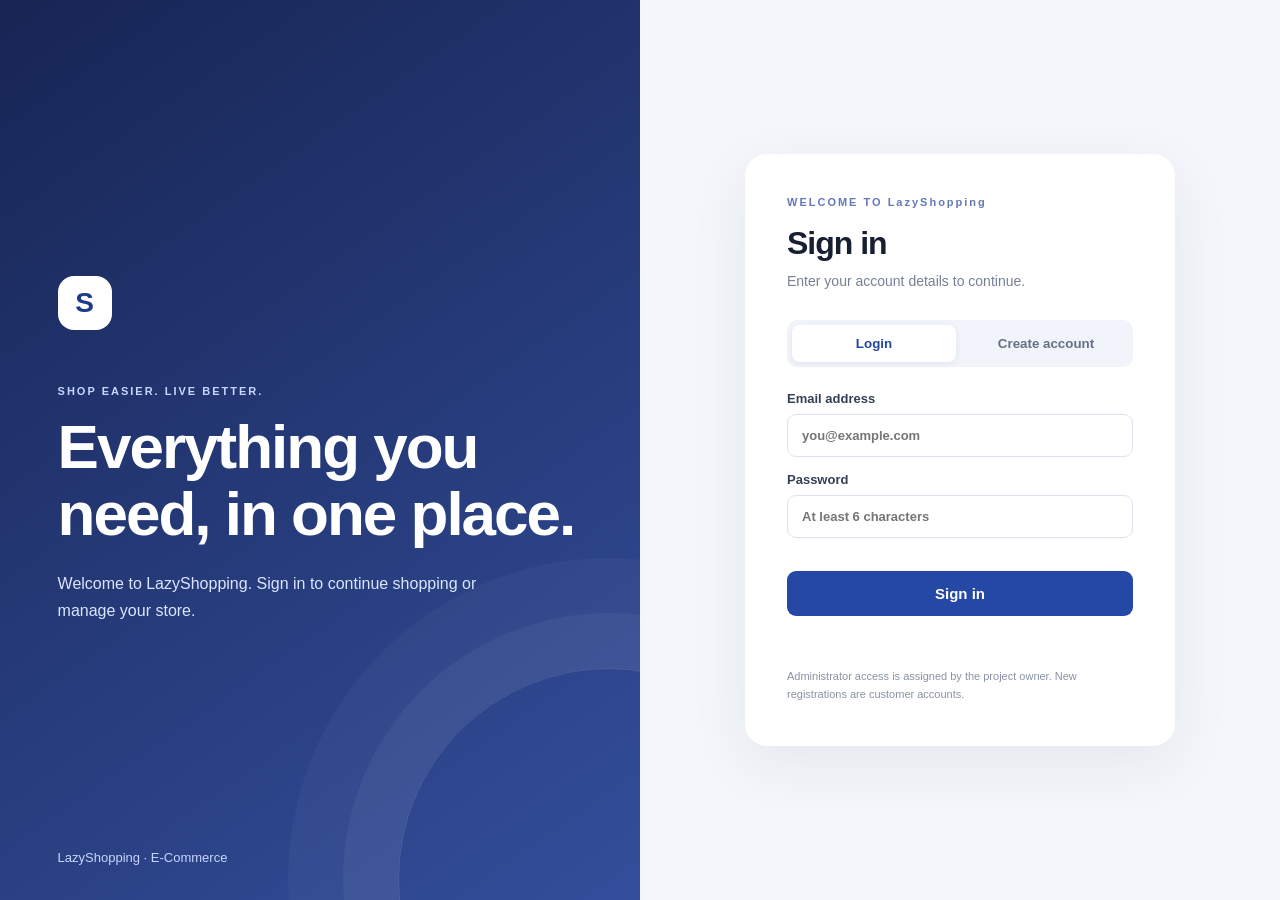
<file: index.html>
<!DOCTYPE html>
<html lang="en">
<head>
    <meta charset="UTF-8">
    <meta http-equiv="refresh" content="0; url=login.html">
    <title>LazyShopping</title>
</head>
<body>
    <p>Redirecting to LazyShopping...</p>
</body>
</html>
</file>
<file: admin.css>
*{box-sizing:border-box;margin:0;padding:0}body{font-family:Inter,Segoe UI,Arial,sans-serif;background:#f4f6fb;color:#172033;min-height:100vh}
.sidebar{width:245px;background:#172554;color:#fff;position:fixed;inset:0 auto 0 0;padding:28px 18px;display:flex;flex-direction:column;z-index:2}.logo{font-size:21px;font-weight:800;display:flex;align-items:center;gap:10px;margin:0 8px 55px}.logo span{width:34px;height:34px;border-radius:10px;background:#fff;color:#1e3a8a;display:grid;place-items:center}.side-label{font-size:10px;letter-spacing:1.5px;color:#91a5df;margin:0 10px 14px;font-weight:800}
nav{display:grid;gap:7px}.nav-item{border:0;background:transparent;color:#cbd5ef;text-align:left;padding:13px 14px;border-radius:9px;cursor:pointer;font-size:15px}.nav-item span{margin-left:12px}.nav-item.active,.nav-item:hover{background:#ffffff1c;color:#fff}.logout{margin-top:auto;border:1px solid #ffffff35;background:transparent;color:#fff;padding:12px;border-radius:9px;cursor:pointer}
.main{margin-left:245px;padding:32px 4.5%;max-width:1600px}.topbar{display:flex;justify-content:space-between;align-items:center;margin-bottom:28px}.topbar h1{font-size:29px;margin-top:4px}.muted{color:#8590a4;font-size:13px}.admin-user{display:flex;align-items:center;gap:10px;font-weight:650;font-size:13px}.avatar{width:36px;height:36px;border-radius:50%;background:#dce5ff;color:#284a9e;display:grid;place-items:center;font-weight:800}
.panel{display:none}.panel.active{display:block}.welcome{background:linear-gradient(110deg,#233e8d,#4565bd);color:#fff;border-radius:17px;padding:30px 34px;display:flex;justify-content:space-between;align-items:center}.eyebrow{font-size:10px;letter-spacing:1.5px;color:#c8d5ff;font-weight:800;margin-bottom:12px}.welcome h2{font-size:27px;margin-bottom:8px}.welcome p:last-child{font-size:13px;color:#e0e8ff}.welcome-icon{font-size:58px;color:#ffffffaa}
.stats{display:grid;grid-template-columns:repeat(4,1fr);gap:15px;margin:22px 0}.stat,.panel-card{background:#fff;border:1px solid #e8ebf2;border-radius:13px;padding:20px}.stat span,.stat small{display:block;color:#7d8799;font-size:12px}.stat strong{display:block;font-size:30px;margin:10px 0 5px}.panel-card h3{margin-bottom:17px}.quick-actions{display:flex;gap:10px;flex-wrap:wrap}.quick-actions button,.outline{background:#fff;border:1px solid #dce2ec;color:#344054;padding:10px 14px;border-radius:8px;cursor:pointer}.quick-actions button:hover,.outline:hover{border-color:#4868bf;color:#294b9e}
.section-heading{display:flex;justify-content:space-between;align-items:center;margin:5px 0 22px}.section-heading h2{font-size:24px;margin-bottom:6px}.editor{background:#fff;border:1px solid #e8ebf2;border-radius:13px;padding:18px;display:grid;grid-template-columns:repeat(3,1fr);gap:11px;margin-bottom:22px}.editor.two{grid-template-columns:repeat(2,1fr)}input,select{min-width:0;width:100%;padding:11px 12px;border:1px solid #dce2ec;border-radius:8px;font:inherit;font-size:13px;outline:none}input:focus,select:focus{border-color:#5574c5;box-shadow:0 0 0 3px #5574c51a}.form-actions{grid-column:1/-1;display:flex;gap:9px}.primary{background:#294ca7;color:#fff;border:0;padding:11px 16px;border-radius:8px;cursor:pointer}.table-wrap{overflow:auto;background:#fff;border:1px solid #e8ebf2;border-radius:12px}table{border-collapse:collapse;width:100%;min-width:650px;text-align:left;font-size:13px}th,td{padding:14px;border-bottom:1px solid #edf0f5}th{color:#778198;background:#f9faff;font-size:11px;text-transform:uppercase;letter-spacing:.5px}td{color:#39445a}tbody tr:last-child td{border-bottom:0}.actions{display:flex;gap:6px}.actions button{border:0;border-radius:6px;padding:7px 9px;cursor:pointer;background:#e9efff;color:#294b9e}.actions .danger{background:#fff0f0;color:#c03939}.status-select{width:125px;padding:7px}.notice{min-height:22px;font-size:13px;margin-bottom:10px;color:#16804a}.notice.error{color:#c03939}footer{text-align:center;color:#9aa3b2;font-size:11px;padding:35px}
@media(max-width:900px){.sidebar{width:190px}.main{margin-left:190px;padding:25px 3%}.stats{grid-template-columns:repeat(2,1fr)}.editor{grid-template-columns:repeat(2,1fr)}}
@media(max-width:620px){.sidebar{position:static;width:auto;padding:14px}.logo{margin:0 0 12px}.side-label{display:none}nav{grid-template-columns:repeat(3,1fr)}.nav-item{text-align:center;padding:10px 4px;font-size:12px}.nav-item span{display:block;margin:5px 0 0}.logout{position:absolute;right:14px;top:14px;padding:8px 10px}.main{margin:0;padding:20px 14px}.topbar{align-items:flex-start}.admin-user{font-size:0}.stats{gap:9px}.stat{padding:14px}.stat strong{font-size:25px}.welcome{padding:22px}.editor,.editor.two{grid-template-columns:1fr}.section-heading{gap:10px}}
</file>
<file: login.css>
*{box-sizing:border-box;margin:0;padding:0}
:root{font-family:Inter,Segoe UI,Arial,sans-serif;color:#172033;background:#f4f6fb}
body{min-height:100vh}.auth-shell{min-height:100vh;display:grid;grid-template-columns:1fr 1fr}
.auth-brand{background:linear-gradient(145deg,#172554,#334e9b);color:#fff;padding:9vh 9%;display:flex;flex-direction:column;justify-content:center;position:relative;overflow:hidden}
.auth-brand:after{content:"";position:absolute;width:420px;height:420px;border:1px solid #ffffff22;border-radius:50%;right:-180px;bottom:-190px;box-shadow:0 0 0 55px #ffffff0b,0 0 0 110px #ffffff08}
.brand-mark{width:54px;height:54px;border-radius:16px;background:#fff;color:#1e3a8a;display:grid;place-items:center;font-size:28px;font-weight:800;margin-bottom:55px}
.eyebrow{font-size:11px;letter-spacing:2px;font-weight:800;color:#c8d5ff;margin-bottom:17px}
.auth-brand h1{font-size:clamp(36px,5vw,62px);line-height:1.08;max-width:540px;letter-spacing:-2px}
.brand-copy{color:#dce5ff;line-height:1.7;max-width:420px;margin-top:22px}
.brand-foot{position:absolute;bottom:35px;color:#c8d5ff;font-size:13px}
.auth-panel{display:grid;place-items:center;padding:35px}.auth-card{width:min(100%,430px);background:#fff;border-radius:22px;padding:42px;box-shadow:0 18px 60px #1e293b12}
.dark{color:#6478b7}.auth-card h2{font-size:32px;letter-spacing:-1px;margin-bottom:9px}.muted{color:#758096;font-size:14px;line-height:1.5}
.tabs{display:flex;gap:8px;background:#f1f4fa;padding:5px;border-radius:10px;margin:28px 0 24px}
.tab{border:0;background:transparent;padding:11px;border-radius:8px;flex:1;color:#647087;font-weight:700;cursor:pointer}
.tab.active{background:#fff;color:#2345a0;box-shadow:0 2px 7px #18264a12}
form label{display:block;font-size:13px;font-weight:700;margin:15px 0;color:#344054}
input{display:block;width:100%;padding:13px 14px;margin-top:8px;border:1px solid #dce2ec;border-radius:9px;font:inherit;outline:none}
input:focus{border-color:#4567c5;box-shadow:0 0 0 3px #4567c51a}
.primary-btn{width:100%;border:0;border-radius:9px;background:#2547a5;color:#fff;padding:14px;font-size:15px;font-weight:750;margin-top:18px;cursor:pointer}
.primary-btn:hover{background:#193783}.primary-btn:disabled{opacity:.6;cursor:wait}
.message{min-height:22px;margin-top:15px;font-size:13px;color:#c0392b}.message.success{color:#16804a}
.small-note{font-size:11px;color:#8992a4;line-height:1.6;margin-top:15px}.hidden{display:none!important}
@media(max-width:760px){.auth-shell{grid-template-columns:1fr}.auth-brand{min-height:260px;padding:35px 8%}.brand-mark{margin-bottom:25px}.auth-brand h1{font-size:36px}.brand-foot{display:none}.auth-panel{padding:22px}.auth-card{padding:28px}}
</file>
<file: shop.css>
*{box-sizing:border-box;margin:0;padding:0}html{scroll-behavior:smooth}body{font-family:Inter,Segoe UI,Arial,sans-serif;color:#19233a;background:#fff}.shop-header{height:76px;display:flex;align-items:center;justify-content:space-between;padding:0 7%;border-bottom:1px solid #edf0f5;position:sticky;top:0;background:#fff;z-index:3}.brand{text-decoration:none;color:#172554;font-size:20px;font-weight:850;display:flex;align-items:center;gap:9px}.brand span{width:34px;height:34px;background:#2547a5;color:white;border-radius:10px;display:grid;place-items:center}.shop-header nav{display:flex;gap:28px}.shop-header nav a{color:#566176;text-decoration:none;font-size:13px}.shop-header nav b{background:#eaf0ff;color:#294b9e;padding:3px 7px;border-radius:20px}.account{display:flex;align-items:center;gap:14px;font-size:13px}.account button{border:0;background:#f0f3fa;padding:9px 13px;border-radius:7px;cursor:pointer}
.hero{background:linear-gradient(110deg,#eff3ff,#f7f8fc);min-height:340px;padding:65px 10%;display:flex;justify-content:space-between;align-items:center;overflow:hidden}.eyebrow{font-size:10px;letter-spacing:1.7px;color:#647dbd;font-weight:850;margin-bottom:13px}.hero h1{font-size:clamp(38px,5vw,58px);letter-spacing:-2px;line-height:1.03;color:#172554}.hero p:not(.eyebrow){color:#69758d;margin:17px 0}.hero-link{display:inline-block;color:#294b9e;font-weight:750;text-decoration:none;font-size:13px;margin-top:12px}.hero-art{width:220px;height:220px;border-radius:50%;background:linear-gradient(145deg,#294ca7,#8199e0);display:grid;place-items:center;color:#fff;font-size:115px;font-weight:900;box-shadow:0 25px 65px #294ca733;margin-right:8%}
main{max-width:1200px;margin:auto;padding:65px 30px}.section-title{display:flex;justify-content:space-between;align-items:end;margin-bottom:24px}.section-title h2{font-size:28px;letter-spacing:-.7px}.dark{color:#7184b8}.section-title input{width:250px;padding:12px;border:1px solid #dfe4ee;border-radius:8px}.product-grid{display:grid;grid-template-columns:repeat(4,1fr);gap:18px}.product-card{border:1px solid #edf0f5;border-radius:13px;overflow:hidden;transition:.2s}.product-card:hover{transform:translateY(-3px);box-shadow:0 12px 30px #1c2b4d12}.product-card img{width:100%;height:180px;object-fit:cover;background:#f1f3f8}.product-info{padding:15px}.product-info .category{color:#8190ad;text-transform:uppercase;font-size:10px;letter-spacing:1px}.product-info h3{font-size:15px;margin:8px 0}.product-info p{font-size:12px;color:#7b8495;line-height:1.5;height:36px;overflow:hidden}.product-bottom{display:flex;align-items:center;justify-content:space-between;margin-top:14px}.price{font-weight:850;color:#172554}.add-btn{background:#294ca7;color:#fff;border:0;padding:9px 11px;border-radius:7px;cursor:pointer;font-size:11px;font-weight:700}.add-btn:disabled{background:#9ba6bd}
.cart-section{margin-top:85px}.cart-layout{display:grid;grid-template-columns:1fr 300px;gap:24px}.cart-items{display:grid;gap:10px}.cart-row{border:1px solid #edf0f5;border-radius:10px;padding:15px;display:flex;align-items:center;justify-content:space-between;gap:15px}.cart-row strong{font-size:13px}.cart-row small{display:block;color:#8791a4;margin-top:5px}.cart-row button{border:0;color:#c03939;background:#fff0f0;border-radius:6px;padding:7px;cursor:pointer}.summary{border:1px solid #e8ebf2;border-radius:12px;padding:20px;height:max-content}.summary h3{margin-bottom:20px}.summary-line{display:flex;justify-content:space-between;font-size:13px;color:#68748a;margin:13px 0}.summary-line strong{color:#27344d}.summary hr{border:0;border-top:1px solid #edf0f5}.summary-line.total{font-size:16px;font-weight:800}.checkout{width:100%;background:#2547a5;color:#fff;border:0;border-radius:8px;padding:13px;margin-top:12px;cursor:pointer;font-weight:750}.checkout:disabled{opacity:.5}.tiny{font-size:10px;color:#9aa3b2;line-height:1.5;margin-top:12px}.message{color:#16804a;font-size:13px;min-height:20px;margin-bottom:12px}.empty{color:#8b95a6;padding:25px;border:1px dashed #dce2ec;border-radius:10px;text-align:center}footer{text-align:center;padding:28px;color:#9aa3b2;background:#f8f9fc;font-size:12px}
@media(max-width:900px){.product-grid{grid-template-columns:repeat(2,1fr)}.cart-layout{grid-template-columns:1fr}.summary{max-width:none}.hero-art{margin-right:0;width:160px;height:160px}}
@media(max-width:560px){.shop-header{padding:0 14px;height:65px}.shop-header nav{gap:10px}.account span{display:none}.hero{padding:45px 25px;min-height:280px}.hero-art{width:95px;height:95px;font-size:55px}.hero h1{font-size:38px}.hero p:not(.eyebrow){font-size:12px}.section-title{align-items:flex-start;gap:12px;flex-direction:column}.section-title input{width:100%}main{padding:45px 15px}.product-grid{gap:10px}.product-card img{height:130px}.product-info{padding:11px}.product-info h3{font-size:13px}.product-bottom{align-items:flex-start;gap:6px;flex-direction:column}.cart-row{align-items:flex-start}}
</file>
